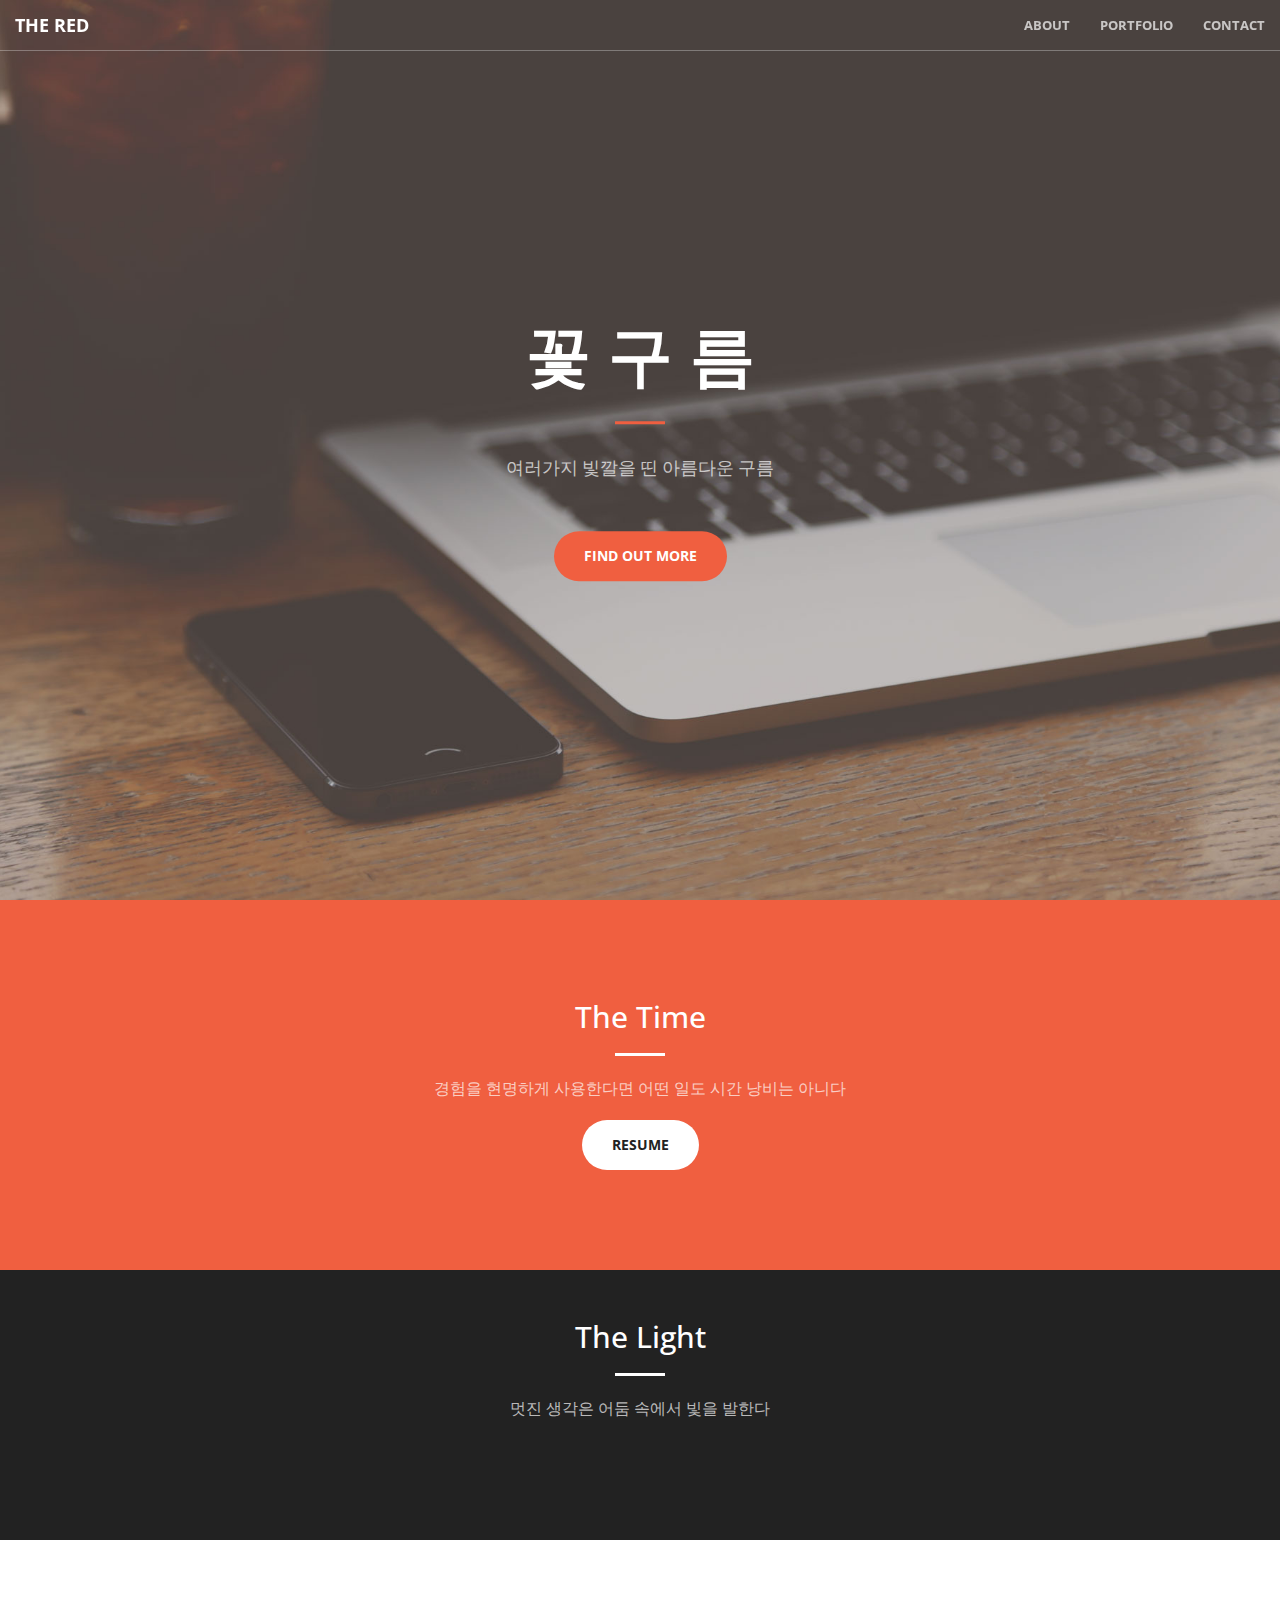
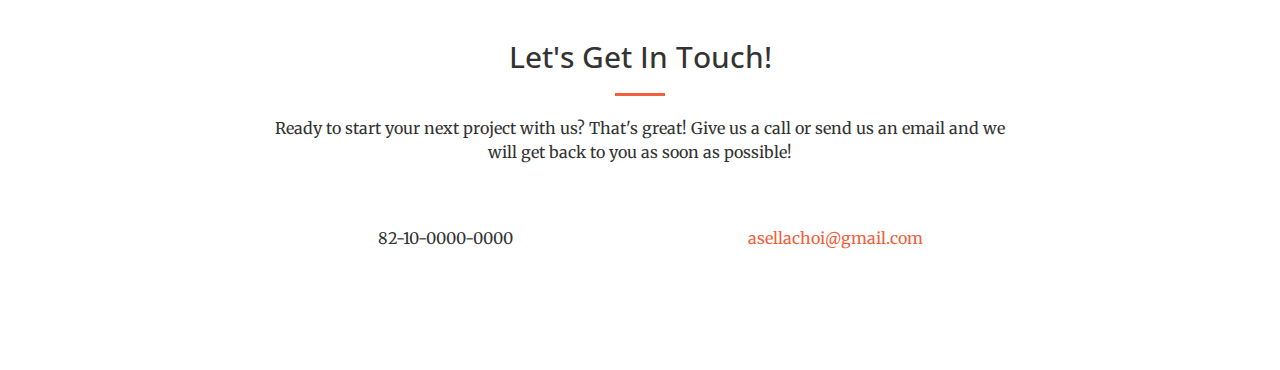
<file: index.html>
<!DOCTYPE html>
<html lang="en">

<head>

    <meta charset="utf-8">
    <meta http-equiv="X-UA-Compatible" content="IE=edge">
    <meta name="viewport" content="width=device-width, initial-scale=1">
    <meta name="description" content="">
    <meta name="author" content="">

    <title>Hello Asella</title>

    <!-- Bootstrap Core CSS -->
    <link rel="stylesheet" href="css/bootstrap.min.css" type="text/css">

    <!-- Custom Fonts -->
    <link href='http://fonts.googleapis.com/css?family=Open+Sans:300italic,400italic,600italic,700italic,800italic,400,300,600,700,800' rel='stylesheet' type='text/css'>
    <link href='http://fonts.googleapis.com/css?family=Merriweather:400,300,300italic,400italic,700,700italic,900,900italic' rel='stylesheet' type='text/css'>
    <link rel="stylesheet" href="font-awesome/css/font-awesome.min.css" type="text/css">

    <!-- Plugin CSS -->
    <link rel="stylesheet" href="css/animate.min.css" type="text/css">

    <!-- Custom CSS -->
    <link rel="stylesheet" href="css/creative.css" type="text/css">

    <!-- HTML5 Shim and Respond.js IE8 support of HTML5 elements and media queries -->
    <!-- WARNING: Respond.js doesn't work if you view the page via file:// -->
    <!--[if lt IE 9]>
        <script src="https://oss.maxcdn.com/libs/html5shiv/3.7.0/html5shiv.js"></script>
        <script src="https://oss.maxcdn.com/libs/respond.js/1.4.2/respond.min.js"></script>
    <![endif]-->

</head>

<body id="page-top">

    <nav id="mainNav" class="navbar navbar-default navbar-fixed-top">
        <div class="container-fluid">
            <!-- Brand and toggle get grouped for better mobile display -->
            <div class="navbar-header">
                <button type="button" class="navbar-toggle collapsed" data-toggle="collapse" data-target="#bs-example-navbar-collapse-1">
                    <span class="sr-only">Toggle navigation</span>
                    <span class="icon-bar"></span>
                    <span class="icon-bar"></span>
                    <span class="icon-bar"></span>
                </button>
                <a class="navbar-brand page-scroll" href="#page-top">The Red</a>
<!-- asella.choi added for test -->
<!--                 <div class="input-group col-sm-1">
                    <span class="input-group-addon" id="sizing-addon3">@</span>
                    <input type="text" class="form-control" placeholder="Username" aria-describedby="sizing-addon3">
                </div> -
                <div class="input-group col-xs-6">
                  <input type="text" class="form-control" placeholder="Recipient's username" aria-describedby="basic-addon2">
                  <span class="input-group-addon" id="basic-addon2">@example.com</span>
                </div>
-->
<!-- test ends -->
            </div>

            <!-- Collect the nav links, forms, and other content for toggling -->
            <div class="collapse navbar-collapse" id="bs-example-navbar-collapse-1">
                <ul class="nav navbar-nav navbar-right">
                    <li>
                        <a class="page-scroll" href="#about">About</a>
                    </li>
                    <li>
                        <a class="page-scroll" href="#asella_portfolio">Portfolio</a>
                    </li>
<!--
                    <li>
                        <a class="page-scroll" href="#portfolio">Portfolio</a>
                    </li>
-->
                    <li>
                        <a class="page-scroll" href="#contact">Contact</a>
                    </li>
                </ul>
            </div>
            <!-- /.navbar-collapse -->
        </div>
        <!-- /.container-fluid -->
    </nav>

    <header>
        <div class="header-content">
            <div class="header-content-inner">
                <h1>꽃 구 름</h1>
                <hr>
                <p>여러가지 빛깔을 띤 아름다운 구름</p>
                <a href="#about" class="btn btn-primary btn-xl page-scroll">Find Out More</a>
            </div>
        </div>
    </header>

    <section class="bg-primary" id="about">
        <div class="container">
            <div class="row">
                <div class="col-lg-8 col-lg-offset-2 text-center">
                    <h2 class="section-heading">The Time</h2>
                    <hr class="light">
                    <p class="text-faded">경험을 현명하게 사용한다면 어떤 일도 시간 낭비는 아니다 </p>
                    <a href="#" class="btn btn-default btn-xl">Resume</a>
                </div>
            </div>
        </div>
    </section>
<!--
    <section id="services">
        <div class="container">
            <div class="row">
                <div class="col-lg-12 text-center">
                    <h2 class="section-heading">At Your Service</h2>
                    <hr class="primary">
                </div>
            </div>
        </div>
        <div class="container">
            <div class="row">
                <div class="col-lg-3 col-md-6 text-center">
                    <div class="service-box">
                        <i class="fa fa-4x fa-diamond wow bounceIn text-primary"></i>
                        <h3>Sturdy Templates</h3>
                        <p class="text-muted">Our templates are updated regularly so they don't break.</p>
                    </div>
                </div>
                <div class="col-lg-3 col-md-6 text-center">
                    <div class="service-box">
                        <i class="fa fa-4x fa-paper-plane wow bounceIn text-primary" data-wow-delay=".1s"></i>
                        <h3>Ready to Ship</h3>
                        <p class="text-muted">You can use this theme as is, or you can make changes!</p>
                    </div>
                </div>
                <div class="col-lg-3 col-md-6 text-center">
                    <div class="service-box">
                        <i class="fa fa-4x fa-newspaper-o wow bounceIn text-primary" data-wow-delay=".2s"></i>
                        <h3>Up to Date</h3>
                        <p class="text-muted">We update dependencies to keep things fresh.</p>
                    </div>
                </div>
                <div class="col-lg-3 col-md-6 text-center">
                    <div class="service-box">
                        <i class="fa fa-4x fa-heart wow bounceIn text-primary" data-wow-delay=".3s"></i>
                        <h3>Made with Love</h3>
                        <p class="text-muted">You have to make your websites with love these days!</p>
                    </div>
                </div>
            </div>
        </div>
    </section>
-->
<!--
    <section class="no-padding" id="portfolio">
        <div class="container-fluid">
            <div class="row no-gutter">
                <div class="col-lg-4 col-sm-6">
                    <a href="#" class="portfolio-box">
                        <img src="img/portfolio/1.jpg" class="img-responsive" alt="">
                        <div class="portfolio-box-caption">
                            <div class="portfolio-box-caption-content">
                                <div class="project-category text-faded">
                                    Category
                                </div>
                                <div class="project-name">
                                    Project Name
                                </div>
                            </div>
                        </div>
                    </a>
                </div>
                <div class="col-lg-4 col-sm-6">
                    <a href="#" class="portfolio-box">
                        <img src="img/portfolio/2.jpg" class="img-responsive" alt="">
                        <div class="portfolio-box-caption">
                            <div class="portfolio-box-caption-content">
                                <div class="project-category text-faded">
                                    Category
                                </div>
                                <div class="project-name">
                                    Project Name
                                </div>
                            </div>
                        </div>
                    </a>
                </div>
                <div class="col-lg-4 col-sm-6">
                    <a href="#" class="portfolio-box">
                        <img src="img/portfolio/3.jpg" class="img-responsive" alt="">
                        <div class="portfolio-box-caption">
                            <div class="portfolio-box-caption-content">
                                <div class="project-category text-faded">
                                    Category
                                </div>
                                <div class="project-name">
                                    Project Name
                                </div>
                            </div>
                        </div>
                    </a>
                </div>
                <div class="col-lg-4 col-sm-6">
                    <a href="#" class="portfolio-box">
                        <img src="img/portfolio/4.jpg" class="img-responsive" alt="">
                        <div class="portfolio-box-caption">
                            <div class="portfolio-box-caption-content">
                                <div class="project-category text-faded">
                                    Category
                                </div>
                                <div class="project-name">
                                    Project Name
                                </div>
                            </div>
                        </div>
                    </a>
                </div>
                <div class="col-lg-4 col-sm-6">
                    <a href="#" class="portfolio-box">
                        <img src="img/portfolio/5.jpg" class="img-responsive" alt="">
                        <div class="portfolio-box-caption">
                            <div class="portfolio-box-caption-content">
                                <div class="project-category text-faded">
                                    Category
                                </div>
                                <div class="project-name">
                                    Project Name
                                </div>
                            </div>
                        </div>
                    </a>
                </div>
                <div class="col-lg-4 col-sm-6">
                    <a href="#" class="portfolio-box">
                        <img src="img/portfolio/6.jpg" class="img-responsive" alt="">
                        <div class="portfolio-box-caption">
                            <div class="portfolio-box-caption-content">
                                <div class="project-category text-faded">
                                    Category
                                </div>
                                <div class="project-name">
                                    Project Name
                                </div>
                            </div>
                        </div>
                    </a>
                </div>
            </div>
        </div>
    </section>
-->
    <aside class="bg-dark" id = "asella_portfolio">
        <div class="container text-center">
            <div class="call-to-action">
                <h2>The Light</h2>
                <hr class="light">
                <p class="text-faded">멋진 생각은 어둠 속에서 빛을 발한다  </p>
                <a href="#" class="btn btn-default btn-xl wow tada">Portfolio</a>
            </div>
        </div>
    </aside>

    <section id="contact">
        <div class="container">
            <div class="row">
                <div class="col-lg-8 col-lg-offset-2 text-center">
                    <h2 class="section-heading">Let's Get In Touch!</h2>
                    <hr class="primary">
                    <p>Ready to start your next project with us? That's great! Give us a call or send us an email and we will get back to you as soon as possible!</p>
                </div>
        
                <div class="col-lg-4 col-lg-offset-2 text-center">
                    <i class="fa fa-phone fa-3x wow bounceIn"></i>
                    <p>82-10-0000-0000</p>
                </div>
        
                <div class="col-lg-4 text-center">
                    <i class="fa fa-envelope-o fa-3x wow bounceIn" data-wow-delay=".1s"></i>
                    <p><a href="mailto:your-email@your-domain.com">asellachoi@gmail.com</a></p>
                </div>
            </div>
        </div>
    </section>

    <!-- jQuery -->
    <script src="js/jquery.js"></script>

    <!-- Bootstrap Core JavaScript -->
    <script src="js/bootstrap.min.js"></script>

    <!-- Plugin JavaScript -->
    <script src="js/jquery.easing.min.js"></script>
    <script src="js/jquery.fittext.js"></script>
    <script src="js/wow.min.js"></script>

    <!-- Custom Theme JavaScript -->
    <script src="js/creative.js"></script>

</body>

</html>
</file>
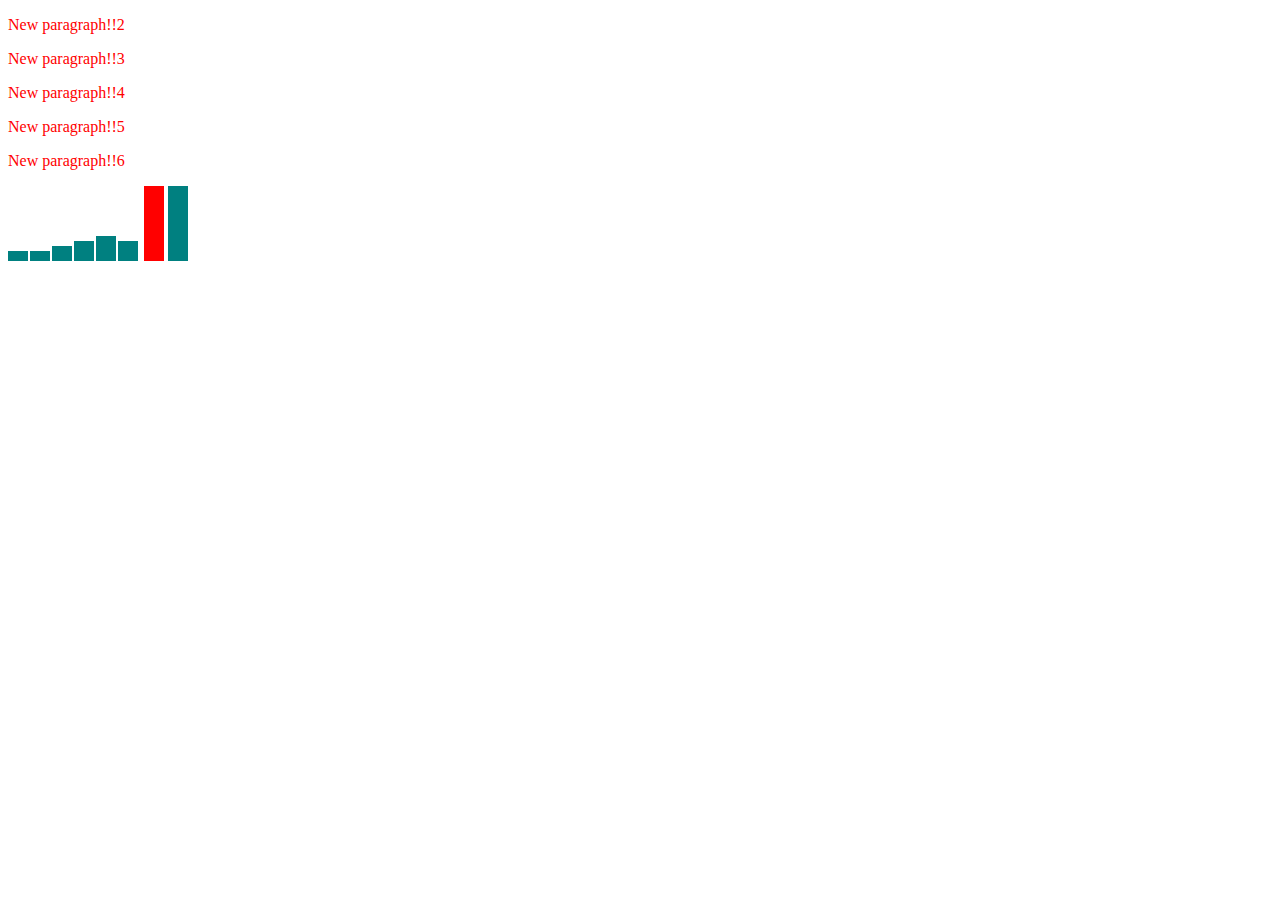
<file: d3.html>
<!DOCTYPE html>
<html lang = "EN">
	<head>
		<meta charset = "utf-8">
		<title>D3 Page Template</title>
		<script type="text/javascript" src = "d3/d3.v3.min.js"></script>
		<link rel="stylesheet" href="css/d3sample.css" type="text/css">
	</head>
	<body>
		<script type="text/javascript">
			var dataset = [10,10,15,20,25,20];
			var d_set = [2,3,4,5,6];
			d3.select("body").selectAll("p")
			.data(d_set)
			.enter()
			.append("p")
			.style("color","red")
			.text(function(d){return "New paragraph!!" + d;});
			d3.select("body").selectAll("div").data(dataset).enter().append("div").style("height",function(d){return d + "px";}).attr("class","bar");
		</script>
		<div style = "display: inline-block;
		width : 20px;
		height : 75px;
		background-color : red;"></div>
		<div class = "bar"></div>
	</body>
</html>
</file>
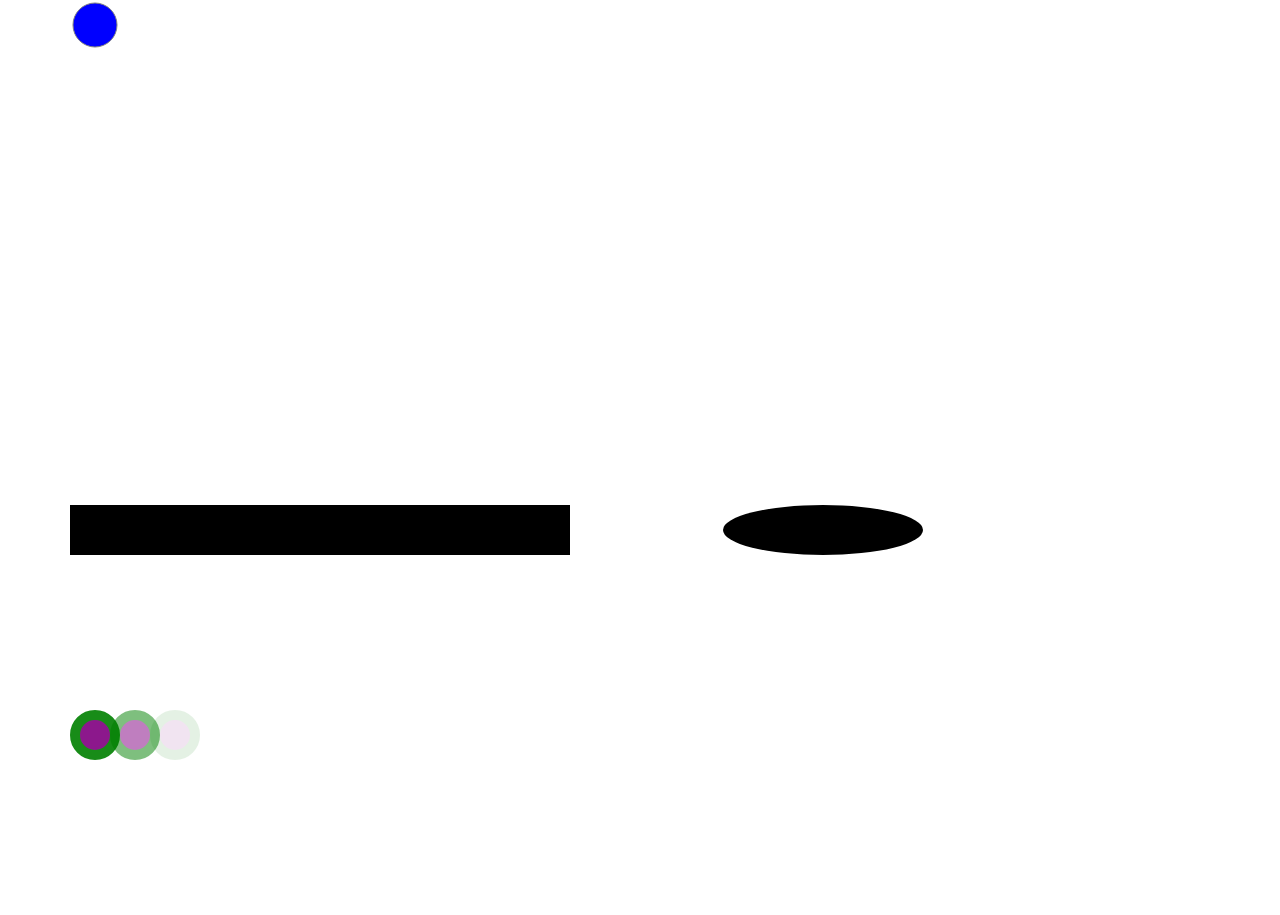
<file: d3sample.html>
<!DOCTYPE html>
<html lang="en">
	<head>
	<!-- from bootstrap main page asella.choi copied -->
	
		<link rel="stylesheet" href="css/bootstrap.min.css" type="text/css">
	    <meta charset="utf-8">
	    <meta http-equiv="X-UA-Compatible" content="IE=edge">
	    <meta name="viewport" content="width=device-width, initial-scale=1">
	    <meta name="description" content="">
	    <meta name="author" content="">
	
	    <!-- Custom Fonts -->
	
	    <link href='http://fonts.googleapis.com/css?family=Open+Sans:300italic,400italic,600italic,700italic,800italic,400,300,600,700,800' rel='stylesheet' type='text/css'>
	    <link href='http://fonts.googleapis.com/css?family=Merriweather:400,300,300italic,400italic,700,700italic,900,900italic' rel='stylesheet' type='text/css'>
	    <link rel="stylesheet" href="font-awesome/css/font-awesome.min.css" type="text/css">
	
	    <!-- Plugin CSS -->
	
	    <link rel="stylesheet" href="css/animate.min.css" type="text/css">
	
	    <!-- Custom CSS -->
	
	    <link rel="stylesheet" href="css/creative.css" type="text/css">
	
	<!-- Copy ends -->
		<title>Site for D3</title>
	</head>
	<body>	
		 <div class="container">
			<div class = "span3">
		

				<element> 
					<svg width = "200" height = "500">
						<circle cx = "25" cy = "25 "r = "22"	fill = "blue" stroke = "gray" stroke width = "2" />
					</svg>

				</element> 
			</div>
		</div>

		<div class = "container">
			<svg width = "500" height = "200">
				<rect x = "0" y = "0" width = "500" height = "50" />
			</svg>
			<svg width  = "500" height = "200" > 
				<ellipse cx = "250" cy = "25" rx = "100" ry = "25" />
			</svg>
		</div>
		<div class = "container">
			<svg width = "500" height = "200">
				<circle cx = "25" cy = "25" r = "20" fill = "purple" stroke = "green" stroke-width = "10" opacity = "0.9" />
				<circle cx = "65" cy = "25" r = "20" fill = "purple" stroke = "green" stroke-width = "10" opacity = "0.5" />
				<circle cx = "105" cy = "25" r = "20" fill = "purple" stroke = "green" stroke-width = "10" opacity = "0.1" />
			</svg>
		</div>
		
		
	</body>
</html>
</file>
<file: datasample6.html>
<!DOCTYPE html>
<html lang="en">
<head>
    <meta charset="utf-8">
    <title>D3 Demo: Linear scales</title>
    <!--<script type="text/javascript" src="../d3/d3.v3.js"></script>-->
    <script type="text/javascript" src = "d3/d3.v3.min.js"> </script>
    <script type="text/javascript" src="bar.js"></script>
    <script type="text/javascript" src="csv.js"></script>
    <style type="text/css">
        /* No style rules here yet */    
        .axis text{
          font-family: sans-serif;
          font-size: 11px;
        } 
        .axis path,
        .axis line{
          fill:none;
          stroke:black;
        }  
    </style>
</head>
<body>
    <script type="text/javascript">
      trans_csv();
      init();
        
    </script>
    <svg id="visualisation" width="800" height="500"></svg>
</body>
</html>
</file>
<file: css/d3sample.css>
div.bar{
	display : inline-block;
	width:20px;
	height: 75px;
	background-color: teal;
	margin-right: 2px;
}
</file>
<file: css/creative.css>
/*!
 * Start Bootstrap - Creative Bootstrap Theme (http://startbootstrap.com)
 * Code licensed under the Apache License v2.0.
 * For details, see http://www.apache.org/licenses/LICENSE-2.0.
 */

html,
body {
    width: 100%;
    height: 100%;
}

body {
    font-family: Merriweather,'Helvetica Neue',Arial,sans-serif;
}

hr {
    max-width: 50px;
    border-color: #f05f40;
    border-width: 3px;
}

hr.light {
    border-color: #fff;
}

a {
    color: #f05f40;
    -webkit-transition: all .35s;
    -moz-transition: all .35s;
    transition: all .35s;
}

a:hover,
a:focus {
    color: #eb3812;
}

h1,
h2,
h3,
h4,
h5,
h6 {
    font-family: 'Open Sans','Helvetica Neue',Arial,sans-serif;
}

p {
    margin-bottom: 20px;
    font-size: 16px;
    line-height: 1.5;
}

.bg-primary {
    background-color: #f05f40;
}

.bg-dark {
    color: #fff;
    background-color: #222;
}

.text-faded {
    color: rgba(255,255,255,.7);
}

section {
    padding: 100px 0;
}

aside {
    padding: 50px 0;
}

.no-padding {
    padding: 0;
}

.navbar-default {
    border-color: rgba(34,34,34,.05);
    font-family: 'Open Sans','Helvetica Neue',Arial,sans-serif;
    background-color: #fff;
    -webkit-transition: all .35s;
    -moz-transition: all .35s;
    transition: all .35s;
}

.navbar-default .navbar-header .navbar-brand {
    text-transform: uppercase;
    font-family: 'Open Sans','Helvetica Neue',Arial,sans-serif;
    font-weight: 700;
    color: #f05f40;
}

.navbar-default .navbar-header .navbar-brand:hover,
.navbar-default .navbar-header .navbar-brand:focus {
    color: #eb3812;
}

.navbar-default .nav > li>a,
.navbar-default .nav>li>a:focus {
    text-transform: uppercase;
    font-size: 13px;
    font-weight: 700;
    color: #222;
}

.navbar-default .nav > li>a:hover,
.navbar-default .nav>li>a:focus:hover {
    color: #f05f40;
}

.navbar-default .nav > li.active>a,
.navbar-default .nav>li.active>a:focus {
    color: #f05f40!important;
    background-color: transparent;
}

.navbar-default .nav > li.active>a:hover,
.navbar-default .nav>li.active>a:focus:hover {
    background-color: transparent;
}

@media(min-width:768px) {
    .navbar-default {
        border-color: rgba(255,255,255,.3);
        background-color: transparent;
    }

    .navbar-default .navbar-header .navbar-brand {
        color: rgba(255,255,255,.7);
    }

    .navbar-default .navbar-header .navbar-brand:hover,
    .navbar-default .navbar-header .navbar-brand:focus {
        color: #fff;
    }

    .navbar-default .nav > li>a,
    .navbar-default .nav>li>a:focus {
        color: rgba(255,255,255,.7);
    }

    .navbar-default .nav > li>a:hover,
    .navbar-default .nav>li>a:focus:hover {
        color: #fff;
    }

    .navbar-default.affix {
        border-color: rgba(34,34,34,.05);
        background-color: #fff;
    }

    .navbar-default.affix .navbar-header .navbar-brand {
        font-size: 14px;
        color: #f05f40;
    }

    .navbar-default.affix .navbar-header .navbar-brand:hover,
    .navbar-default.affix .navbar-header .navbar-brand:focus {
        color: #eb3812;
    }

    .navbar-default.affix .nav > li>a,
    .navbar-default.affix .nav>li>a:focus {
        color: #222;
    }

    .navbar-default.affix .nav > li>a:hover,
    .navbar-default.affix .nav>li>a:focus:hover {
        color: #f05f40;
    }
}

header {
    position: relative;
    width: 100%;
    min-height: auto;
    text-align: center;
    color: #fff;
    background-image: url(../img/header.jpg);
    background-position: center;
    -webkit-background-size: cover;
    -moz-background-size: cover;
    background-size: cover;
    -o-background-size: cover;
}

header .header-content {
    position: relative;
    width: 100%;
    padding: 100px 15px;
    text-align: center;
}

header .header-content .header-content-inner h1 {
    margin-top: 0;
    margin-bottom: 0;
    text-transform: uppercase;
    font-weight: 700;
}

header .header-content .header-content-inner hr {
    margin: 30px auto;
}

header .header-content .header-content-inner p {
    margin-bottom: 50px;
    font-size: 16px;
    font-weight: 300;
    color: rgba(255,255,255,.7);
}

@media(min-width:768px) {
    header {
        min-height: 100%;
    }

    header .header-content {
        position: absolute;
        top: 50%;
        padding: 0 50px;
        -webkit-transform: translateY(-50%);
        -ms-transform: translateY(-50%);
        transform: translateY(-50%);
    }

    header .header-content .header-content-inner {
        margin-right: auto;
        margin-left: auto;
        max-width: 1000px;
    }

    header .header-content .header-content-inner p {
        margin-right: auto;
        margin-left: auto;
        max-width: 80%;
        font-size: 18px;
    }
}

.section-heading {
    margin-top: 0;
}

.service-box {
    margin: 50px auto 0;
    max-width: 400px;
}

@media(min-width:992px) {
    .service-box {
        margin: 20px auto 0;
    }
}

.service-box p {
    margin-bottom: 0;
}

.portfolio-box {
    display: block;
    position: relative;
    margin: 0 auto;
    max-width: 650px;
}

.portfolio-box .portfolio-box-caption {
    display: block;
    position: absolute;
    bottom: 0;
    width: 100%;
    height: 100%;
    text-align: center;
    color: #fff;
    opacity: 0;
    background: rgba(240,95,64,.9);
    -webkit-transition: all .35s;
    -moz-transition: all .35s;
    transition: all .35s;
}

.portfolio-box .portfolio-box-caption .portfolio-box-caption-content {
    position: absolute;
    top: 50%;
    width: 100%;
    text-align: center;
    transform: translateY(-50%);
}

.portfolio-box .portfolio-box-caption .portfolio-box-caption-content .project-category,
.portfolio-box .portfolio-box-caption .portfolio-box-caption-content .project-name {
    padding: 0 15px;
    font-family: 'Open Sans','Helvetica Neue',Arial,sans-serif;
}

.portfolio-box .portfolio-box-caption .portfolio-box-caption-content .project-category {
    text-transform: uppercase;
    font-size: 14px;
    font-weight: 600;
}

.portfolio-box .portfolio-box-caption .portfolio-box-caption-content .project-name {
    font-size: 18px;
}

.portfolio-box:hover .portfolio-box-caption {
    opacity: 1;
}

@media(min-width:768px) {
    .portfolio-box .portfolio-box-caption .portfolio-box-caption-content .project-category {
        font-size: 16px;
    }

    .portfolio-box .portfolio-box-caption .portfolio-box-caption-content .project-name {
        font-size: 22px;
    }
}

.call-to-action h2 {
    margin: 0 auto 20px;
}

.text-primary {
    color: #f05f40;
}

.no-gutter > [class*=col-] {
    padding-right: 0;
    padding-left: 0;
}

.btn-default {
    border-color: #fff;
    color: #222;
    background-color: #fff;
    -webkit-transition: all .35s;
    -moz-transition: all .35s;
    transition: all .35s;
}

.btn-default:hover,
.btn-default:focus,
.btn-default.focus,
.btn-default:active,
.btn-default.active,
.open > .dropdown-toggle.btn-default {
    border-color: #ededed;
    color: #222;
    background-color: #f2f2f2;
}

.btn-default:active,
.btn-default.active,
.open > .dropdown-toggle.btn-default {
    background-image: none;
}

.btn-default.disabled,
.btn-default[disabled],
fieldset[disabled] .btn-default,
.btn-default.disabled:hover,
.btn-default[disabled]:hover,
fieldset[disabled] .btn-default:hover,
.btn-default.disabled:focus,
.btn-default[disabled]:focus,
fieldset[disabled] .btn-default:focus,
.btn-default.disabled.focus,
.btn-default[disabled].focus,
fieldset[disabled] .btn-default.focus,
.btn-default.disabled:active,
.btn-default[disabled]:active,
fieldset[disabled] .btn-default:active,
.btn-default.disabled.active,
.btn-default[disabled].active,
fieldset[disabled] .btn-default.active {
    border-color: #fff;
    background-color: #fff;
}

.btn-default .badge {
    color: #fff;
    background-color: #222;
}

.btn-primary {
    border-color: #f05f40;
    color: #fff;
    background-color: #f05f40;
    -webkit-transition: all .35s;
    -moz-transition: all .35s;
    transition: all .35s;
}

.btn-primary:hover,
.btn-primary:focus,
.btn-primary.focus,
.btn-primary:active,
.btn-primary.active,
.open > .dropdown-toggle.btn-primary {
    border-color: #ed431f;
    color: #fff;
    background-color: #ee4b28;
}

.btn-primary:active,
.btn-primary.active,
.open > .dropdown-toggle.btn-primary {
    background-image: none;
}

.btn-primary.disabled,
.btn-primary[disabled],
fieldset[disabled] .btn-primary,
.btn-primary.disabled:hover,
.btn-primary[disabled]:hover,
fieldset[disabled] .btn-primary:hover,
.btn-primary.disabled:focus,
.btn-primary[disabled]:focus,
fieldset[disabled] .btn-primary:focus,
.btn-primary.disabled.focus,
.btn-primary[disabled].focus,
fieldset[disabled] .btn-primary.focus,
.btn-primary.disabled:active,
.btn-primary[disabled]:active,
fieldset[disabled] .btn-primary:active,
.btn-primary.disabled.active,
.btn-primary[disabled].active,
fieldset[disabled] .btn-primary.active {
    border-color: #f05f40;
    background-color: #f05f40;
}

.btn-primary .badge {
    color: #f05f40;
    background-color: #fff;
}

.btn {
    border: 0;
    border-radius: 300px;
    text-transform: uppercase;
    font-family: 'Open Sans','Helvetica Neue',Arial,sans-serif;
    font-weight: 700;
}

.btn-xl {
    padding: 15px 30px;
}

::-moz-selection {
    text-shadow: none;
    color: #fff;
    background: #222;
}

::selection {
    text-shadow: none;
    color: #fff;
    background: #222;
}

img::selection {
    color: #fff;
    background: 0 0;
}

img::-moz-selection {
    color: #fff;
    background: 0 0;
}

body {
    webkit-tap-highlight-color: #222;
}
</file>
